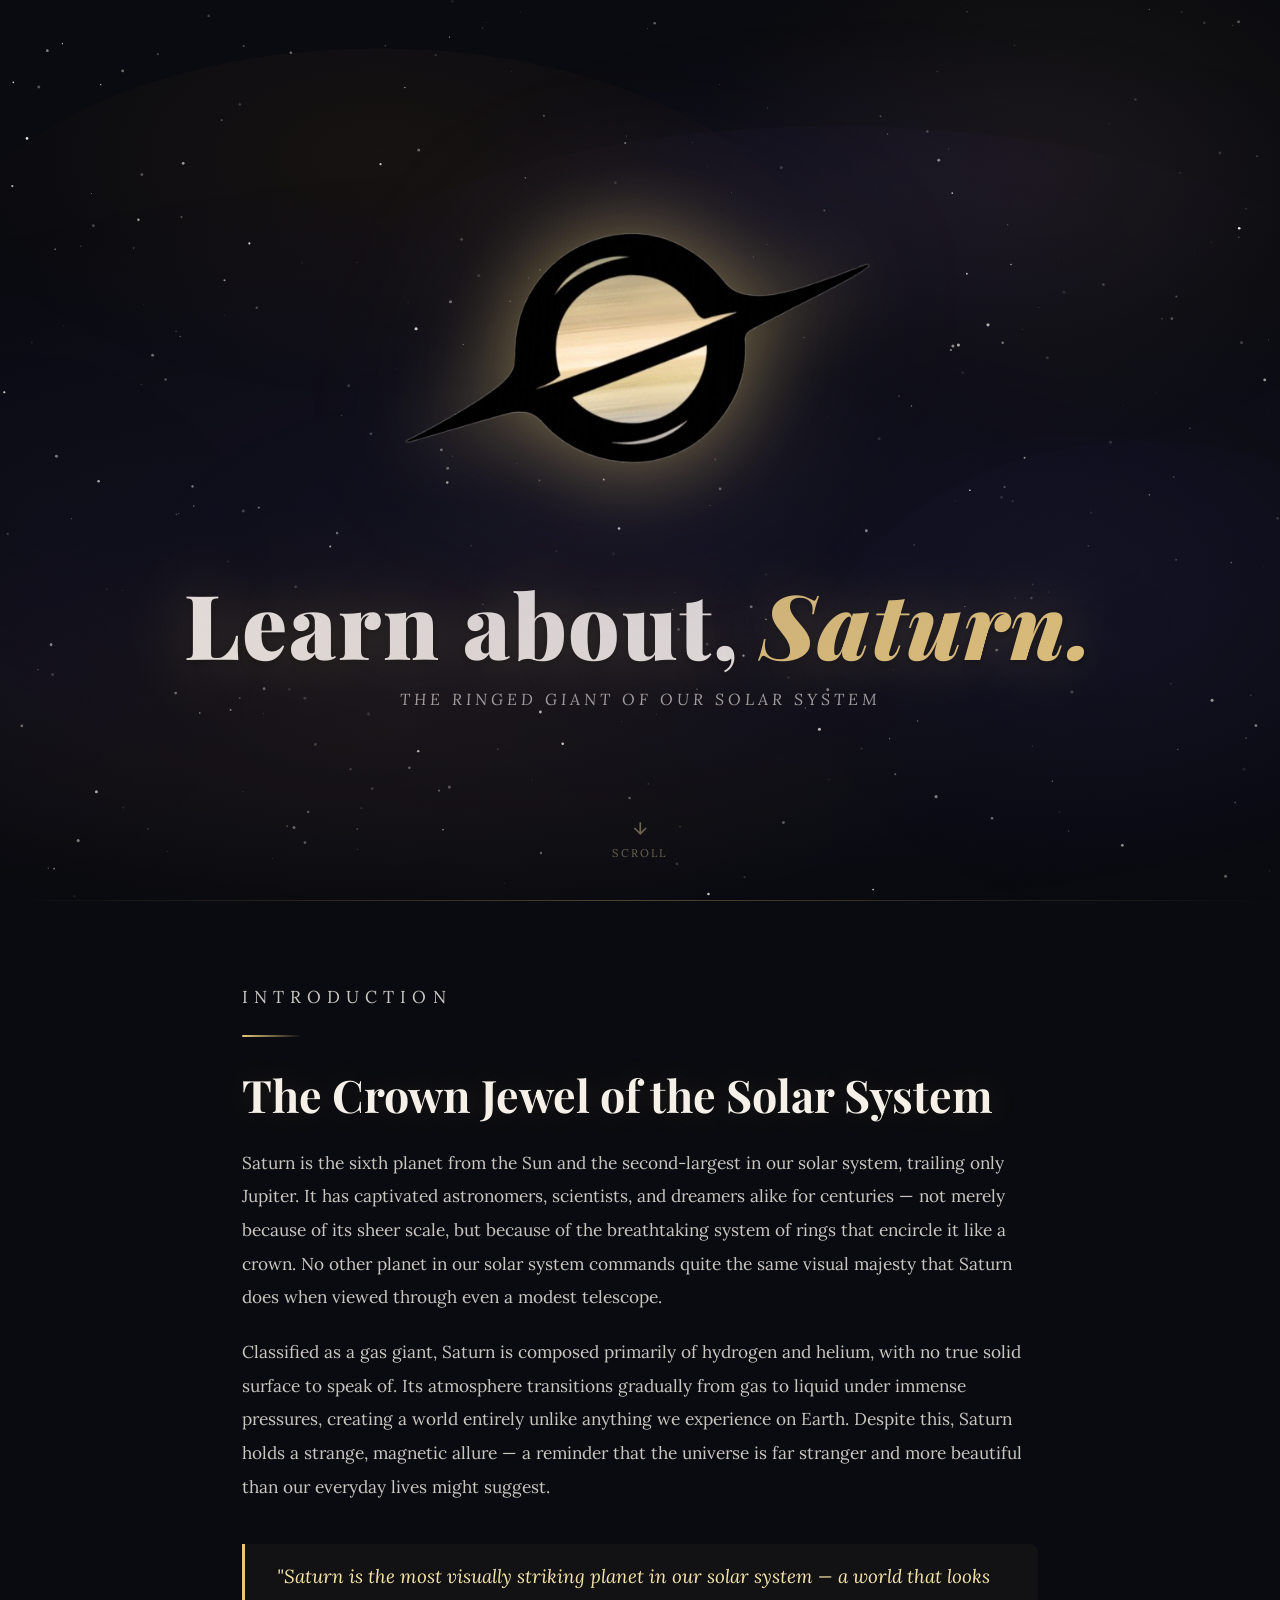
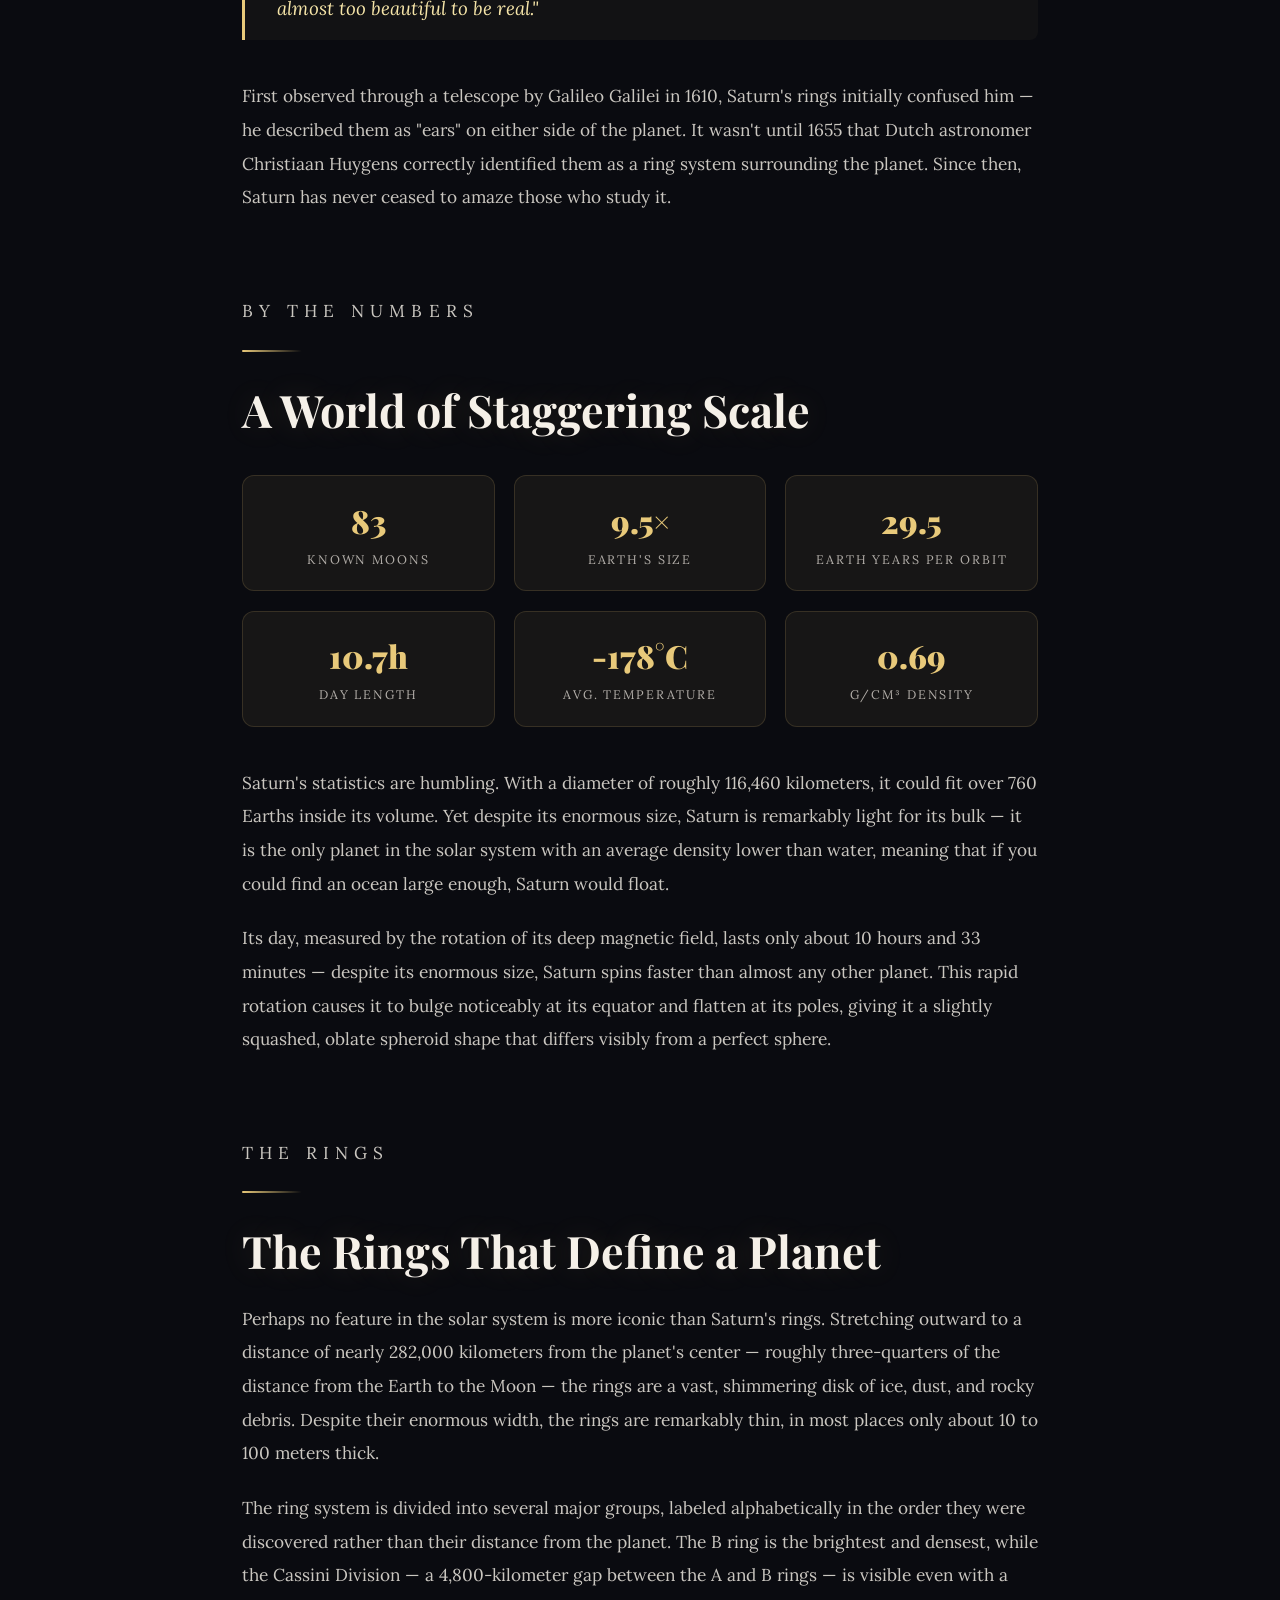
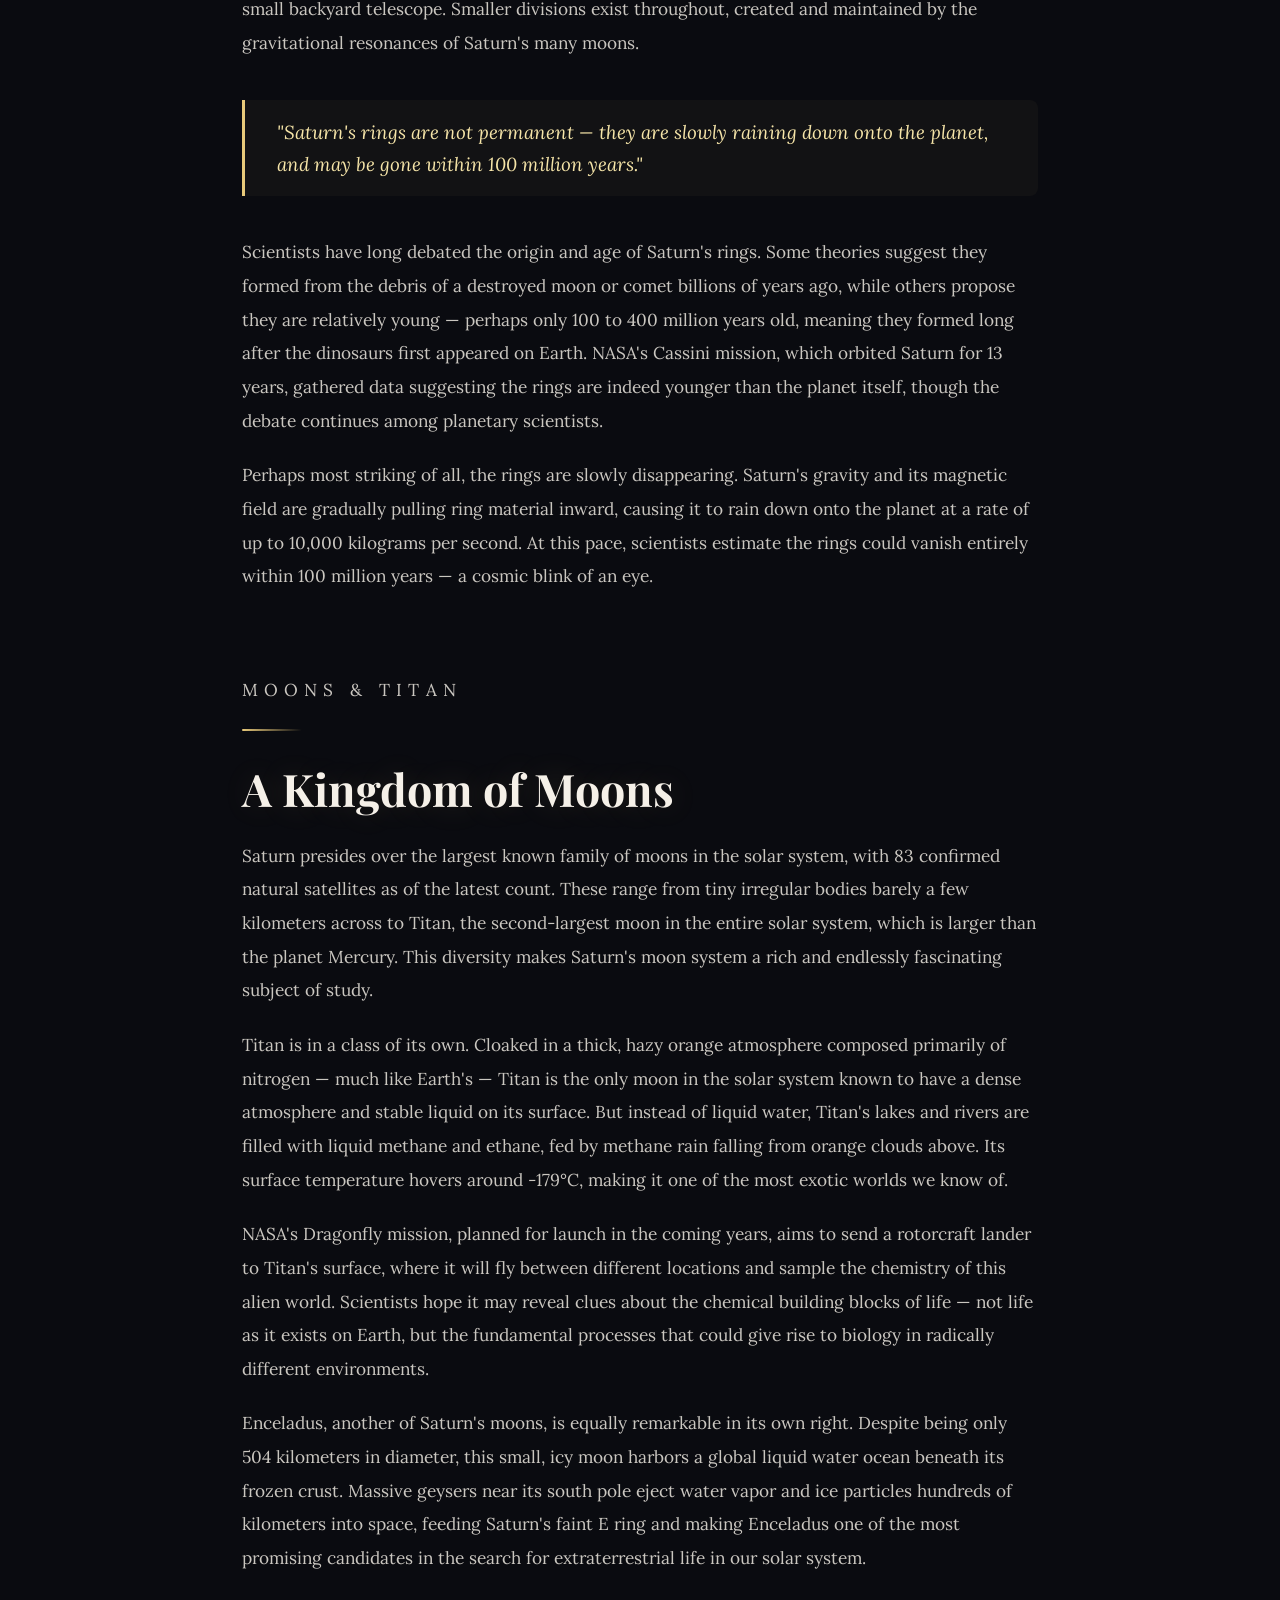
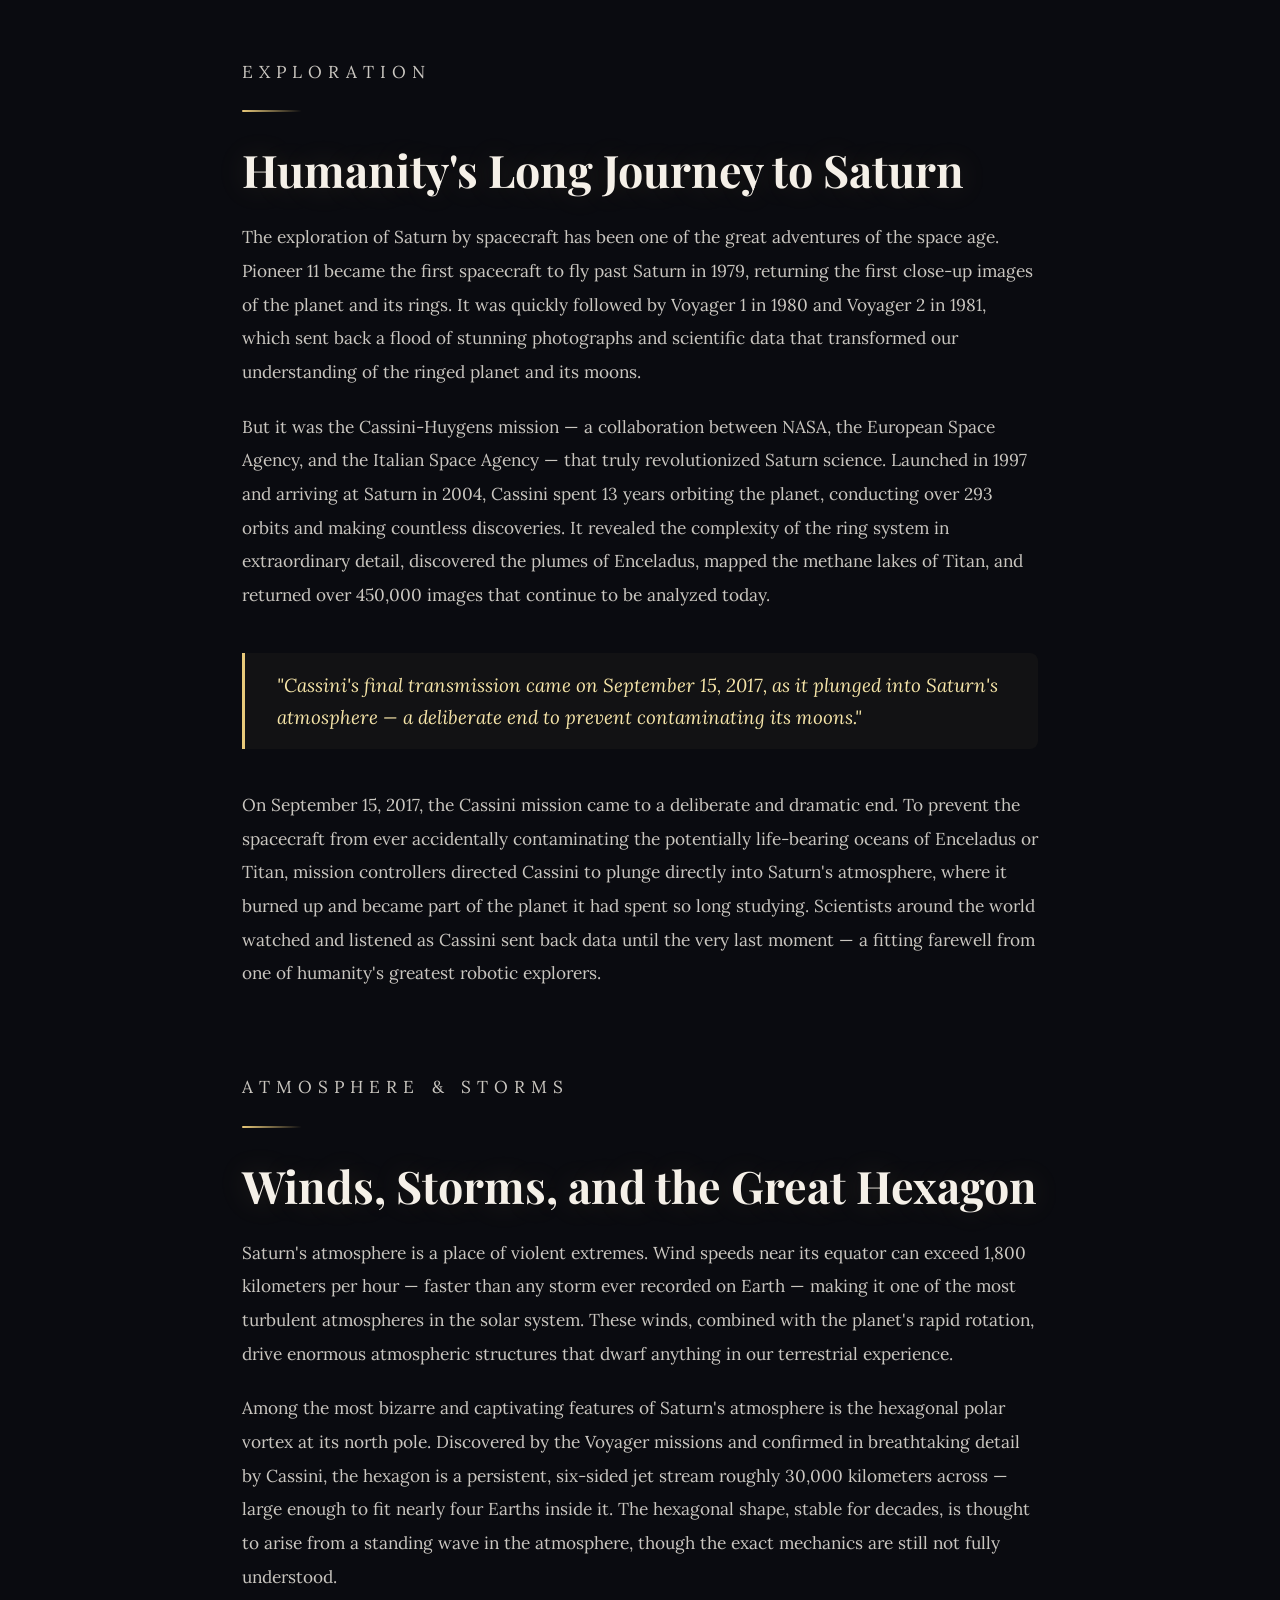
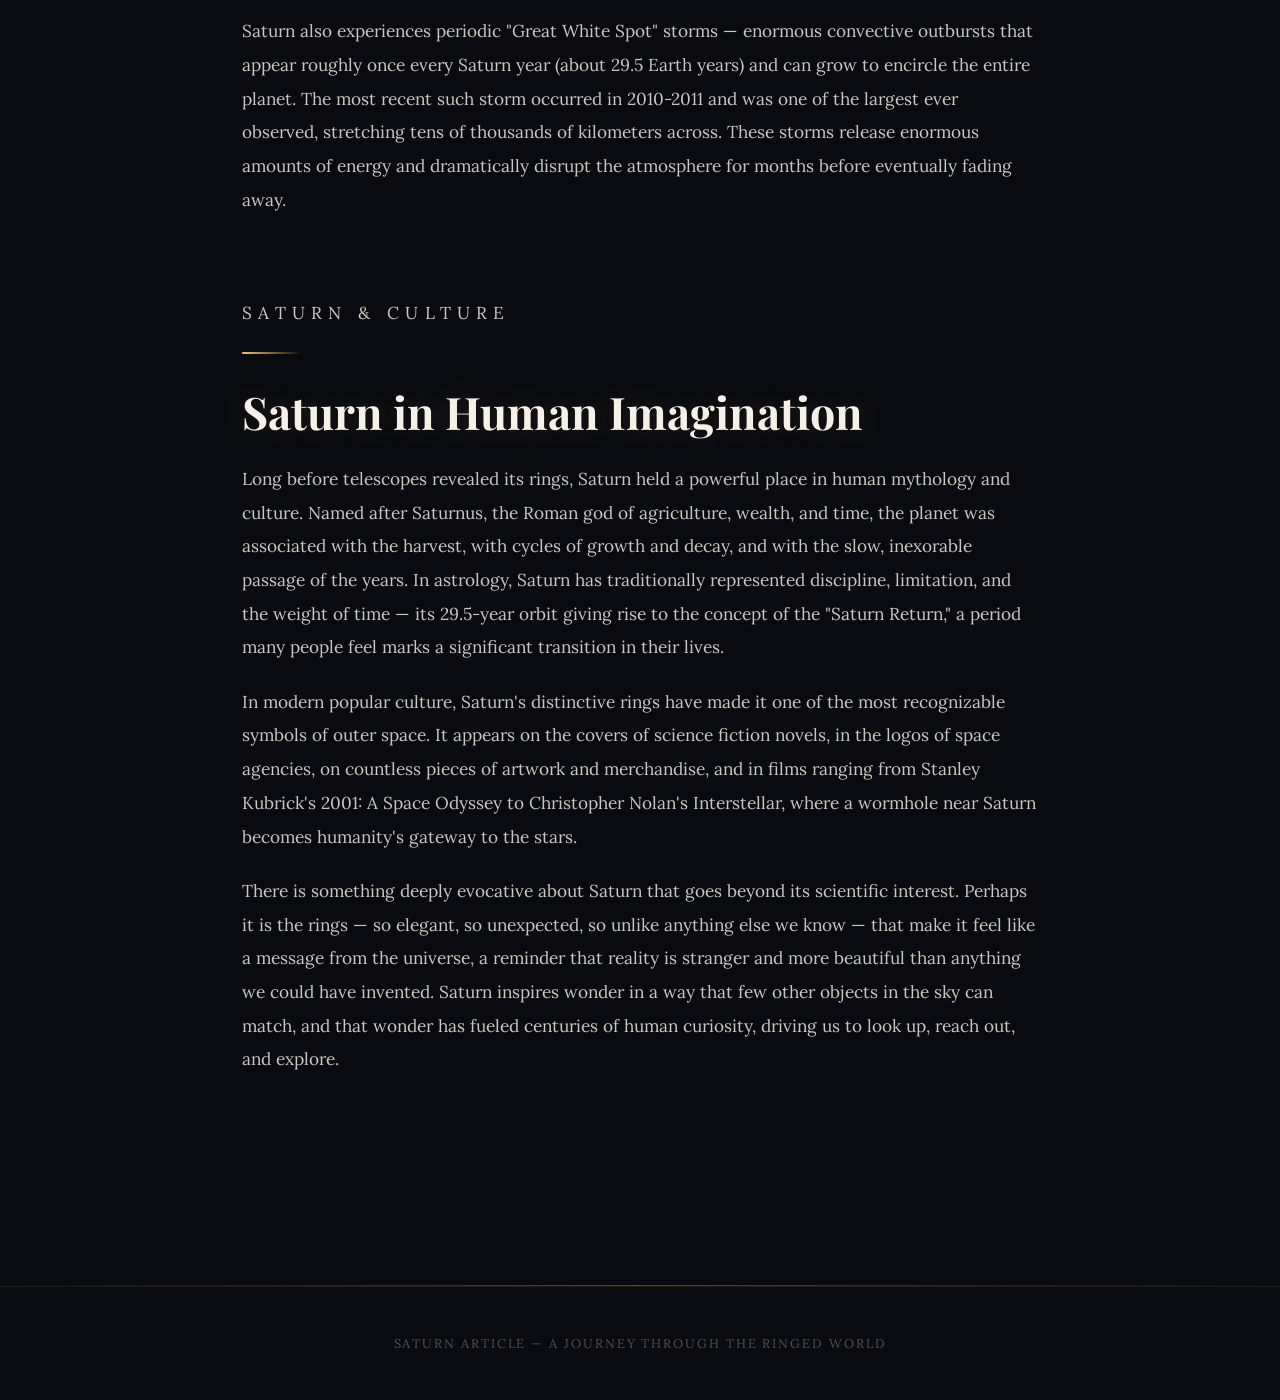
<file: index.html>
<!DOCTYPE html>
<html lang="en">
<head>
  <meta charset="UTF-8" />
  <meta name="viewport" content="width=device-width, initial-scale=1.0"/>
  <title>Learn About Saturn</title>
  <link href="https://fonts.googleapis.com/css2?family=Playfair+Display:wght@700;900&family=Lora:ital,wght@0,400;0,500;1,400&display=swap" rel="stylesheet"/>
  <style>
    *, *::before, *::after { margin: 0; padding: 0; box-sizing: border-box; }

    :root {
      --gold: #e8c97a;
      --gold-light: #f5e4a8;
      --cream: #f0dfa0;
      --white: #f5f0e8;
      --dim: rgba(245, 240, 232, 0.7);
      --bg-dark: #0a0b10;
    }

    html { scroll-behavior: smooth; }

    body {
      background-color: var(--bg-dark);
      color: var(--white);
      font-family: 'Lora', Georgia, serif;
      overflow-x: hidden;
    }

    /* ── STARFIELD CANVAS ── */
    #starfield {
      position: fixed;
      inset: 0;
      z-index: 0;
      pointer-events: none;
    }

    /* ── HERO ── */
    .hero {
      position: relative;
      min-height: 100vh;
      display: flex;
      flex-direction: column;
      align-items: center;
      justify-content: center;
      z-index: 1;
      overflow: hidden;
    }

    /* milky way glow behind hero */
    .hero::before {
      content: '';
      position: absolute;
      inset: 0;
      background:
        radial-gradient(ellipse 120% 60% at 50% 60%, rgba(60,50,120,0.18) 0%, transparent 70%),
        radial-gradient(ellipse 80% 40% at 30% 80%, rgba(180,120,40,0.08) 0%, transparent 60%),
        radial-gradient(ellipse 60% 30% at 70% 20%, rgba(80,60,160,0.10) 0%, transparent 60%);
      pointer-events: none;
    }

    /* floating saturn logo */
    .logo-wrap {
      animation: float 6s ease-in-out infinite;
      filter: drop-shadow(0 0 40px rgba(232, 201, 122, 0.45)) drop-shadow(0 0 80px rgba(232,201,122,0.2));
      margin-bottom: 2rem;
    }

    .logo-wrap img {
      width: clamp(260px, 38vw, 480px);
      height: auto;
      display: block;
    }

    @keyframes float {
      0%, 100% { transform: translateY(0px) rotate(-1deg); }
      50%       { transform: translateY(-22px) rotate(1deg); }
    }

    .hero-title {
      font-family: 'Playfair Display', serif;
      font-weight: 900;
      font-size: clamp(2.8rem, 7vw, 6rem);
      color: var(--white);
      letter-spacing: 0.02em;
      text-align: center;
      line-height: 1.05;
      text-shadow: 0 0 60px rgba(232,201,122,0.3), 0 2px 8px rgba(0,0,0,0.8);
    }

    .hero-title span {
      color: var(--gold);
      font-style: italic;
    }

    .hero-sub {
      margin-top: 1.2rem;
      font-size: 1rem;
      letter-spacing: 0.25em;
      text-transform: uppercase;
      color: var(--dim);
      font-family: 'Lora', serif;
      font-style: italic;
    }

    .scroll-hint {
      position: absolute;
      bottom: 2.5rem;
      left: 50%;
      transform: translateX(-50%);
      display: flex;
      flex-direction: column;
      align-items: center;
      gap: 0.5rem;
      opacity: 0.4;
      animation: pulse 2.5s ease-in-out infinite;
      font-size: 0.7rem;
      letter-spacing: 0.2em;
      text-transform: uppercase;
      color: var(--gold-light);
    }

    .scroll-hint svg { width: 20px; height: 20px; }

    @keyframes pulse {
      0%, 100% { opacity: 0.3; transform: translateX(-50%) translateY(0); }
      50%       { opacity: 0.7; transform: translateX(-50%) translateY(6px); }
    }

    /* ── DIVIDER ── */
    .divider {
      width: 100%;
      height: 1px;
      background: linear-gradient(90deg, transparent, var(--gold), transparent);
      opacity: 0.3;
      margin: 0;
    }

    /* ── ARTICLE CONTENT ── */
    .content {
      position: relative;
      z-index: 1;
      max-width: 860px;
      margin: 0 auto;
      padding: 5rem 2rem 8rem;
    }

    /* section fade in */
    .section {
      opacity: 0;
      transform: translateY(40px);
      transition: opacity 0.9s ease, transform 0.9s ease;
      margin-bottom: 5rem;
    }

    .section.visible {
      opacity: 1;
      transform: translateY(0);
    }

    .section-label {
      font-size: 0.7rem;
      letter-spacing: 0.35em;
      text-transform: uppercase;
      color: var(--gold);
      margin-bottom: 0.8rem;
      font-family: 'Lora', serif;
    }

    .section h2 {
      font-family: 'Playfair Display', serif;
      font-weight: 700;
      font-size: clamp(1.8rem, 4vw, 2.8rem);
      color: var(--white);
      line-height: 1.15;
      margin-bottom: 1.6rem;
      text-shadow: 0 0 30px rgba(232,201,122,0.15);
    }

    .section p {
      font-size: 1.08rem;
      line-height: 1.95;
      color: rgba(245, 240, 232, 0.82);
      margin-bottom: 1.3rem;
    }

    .section p:last-child { margin-bottom: 0; }

    /* pull quote */
    .pull-quote {
      border-left: 3px solid var(--gold);
      margin: 2.5rem 0;
      padding: 1rem 2rem;
      background: rgba(232,201,122,0.04);
      border-radius: 0 8px 8px 0;
    }

    .pull-quote p {
      font-style: italic;
      font-size: 1.18rem;
      color: var(--gold-light) !important;
      line-height: 1.7;
    }

    /* fact card row */
    .facts {
      display: grid;
      grid-template-columns: repeat(auto-fit, minmax(200px, 1fr));
      gap: 1.2rem;
      margin: 2.5rem 0;
    }

    .fact-card {
      background: rgba(232,201,122,0.06);
      border: 1px solid rgba(232,201,122,0.15);
      border-radius: 12px;
      padding: 1.4rem 1.2rem;
      text-align: center;
      transition: background 0.3s, border-color 0.3s;
    }

    .fact-card:hover {
      background: rgba(232,201,122,0.12);
      border-color: rgba(232,201,122,0.35);
    }

    .fact-card .number {
      font-family: 'Playfair Display', serif;
      font-size: 2rem;
      font-weight: 900;
      color: var(--gold);
      display: block;
      margin-bottom: 0.4rem;
    }

    .fact-card .label {
      font-size: 0.78rem;
      letter-spacing: 0.15em;
      text-transform: uppercase;
      color: var(--dim);
    }

    /* section separator line */
    .sep {
      width: 60px;
      height: 2px;
      background: linear-gradient(90deg, var(--gold), transparent);
      margin: 0 0 2rem;
      border-radius: 2px;
    }

    /* footer */
    footer {
      position: relative;
      z-index: 1;
      text-align: center;
      padding: 3rem 2rem;
      border-top: 1px solid rgba(232,201,122,0.1);
      color: rgba(245,240,232,0.3);
      font-size: 0.8rem;
      letter-spacing: 0.15em;
      text-transform: uppercase;
    }
  </style>
</head>
<body>

<!-- Starfield -->
<canvas id="starfield"></canvas>

<!-- HERO -->
<section class="hero">
  <div class="logo-wrap">
    <!-- Replace src with your actual logo path -->
    <img src="images/logo.png" alt="logo"></div>
  <h1 class="hero-title">Learn about, <span>Saturn.</span></h1>
  <p class="hero-sub">The Ringed Giant of Our Solar System</p>
  <div class="scroll-hint">
    <svg viewBox="0 0 24 24" fill="none" stroke="currentColor" stroke-width="2">
      <path d="M12 5v14M5 12l7 7 7-7"/>
    </svg>
    Scroll
  </div>
</section>

<div class="divider"></div>

<!-- CONTENT -->
<main class="content">

  <!-- Section 1 -->
  <article class="section">
    <p class="section-label">Introduction</p>
    <div class="sep"></div>
    <h2>The Crown Jewel of the Solar System</h2>
    <p>Saturn is the sixth planet from the Sun and the second-largest in our solar system, trailing only Jupiter. It has captivated astronomers, scientists, and dreamers alike for centuries — not merely because of its sheer scale, but because of the breathtaking system of rings that encircle it like a crown. No other planet in our solar system commands quite the same visual majesty that Saturn does when viewed through even a modest telescope.</p>
    <p>Classified as a gas giant, Saturn is composed primarily of hydrogen and helium, with no true solid surface to speak of. Its atmosphere transitions gradually from gas to liquid under immense pressures, creating a world entirely unlike anything we experience on Earth. Despite this, Saturn holds a strange, magnetic allure — a reminder that the universe is far stranger and more beautiful than our everyday lives might suggest.</p>
    <div class="pull-quote">
      <p>"Saturn is the most visually striking planet in our solar system — a world that looks almost too beautiful to be real."</p>
    </div>
    <p>First observed through a telescope by Galileo Galilei in 1610, Saturn's rings initially confused him — he described them as "ears" on either side of the planet. It wasn't until 1655 that Dutch astronomer Christiaan Huygens correctly identified them as a ring system surrounding the planet. Since then, Saturn has never ceased to amaze those who study it.</p>
  </article>

  <!-- Section 2 -->
  <article class="section">
    <p class="section-label">By the Numbers</p>
    <div class="sep"></div>
    <h2>A World of Staggering Scale</h2>
    <div class="facts">
      <div class="fact-card"><span class="number">83</span><span class="label">Known Moons</span></div>
      <div class="fact-card"><span class="number">9.5×</span><span class="label">Earth's Size</span></div>
      <div class="fact-card"><span class="number">29.5</span><span class="label">Earth Years Per Orbit</span></div>
      <div class="fact-card"><span class="number">10.7h</span><span class="label">Day Length</span></div>
      <div class="fact-card"><span class="number">-178°C</span><span class="label">Avg. Temperature</span></div>
      <div class="fact-card"><span class="number">0.69</span><span class="label">g/cm³ Density</span></div>
    </div>
    <p>Saturn's statistics are humbling. With a diameter of roughly 116,460 kilometers, it could fit over 760 Earths inside its volume. Yet despite its enormous size, Saturn is remarkably light for its bulk — it is the only planet in the solar system with an average density lower than water, meaning that if you could find an ocean large enough, Saturn would float.</p>
    <p>Its day, measured by the rotation of its deep magnetic field, lasts only about 10 hours and 33 minutes — despite its enormous size, Saturn spins faster than almost any other planet. This rapid rotation causes it to bulge noticeably at its equator and flatten at its poles, giving it a slightly squashed, oblate spheroid shape that differs visibly from a perfect sphere.</p>
  </article>

  <!-- Section 3 -->
  <article class="section">
    <p class="section-label">The Rings</p>
    <div class="sep"></div>
    <h2>The Rings That Define a Planet</h2>
    <p>Perhaps no feature in the solar system is more iconic than Saturn's rings. Stretching outward to a distance of nearly 282,000 kilometers from the planet's center — roughly three-quarters of the distance from the Earth to the Moon — the rings are a vast, shimmering disk of ice, dust, and rocky debris. Despite their enormous width, the rings are remarkably thin, in most places only about 10 to 100 meters thick.</p>
    <p>The ring system is divided into several major groups, labeled alphabetically in the order they were discovered rather than their distance from the planet. The B ring is the brightest and densest, while the Cassini Division — a 4,800-kilometer gap between the A and B rings — is visible even with a small backyard telescope. Smaller divisions exist throughout, created and maintained by the gravitational resonances of Saturn's many moons.</p>
    <div class="pull-quote">
      <p>"Saturn's rings are not permanent — they are slowly raining down onto the planet, and may be gone within 100 million years."</p>
    </div>
    <p>Scientists have long debated the origin and age of Saturn's rings. Some theories suggest they formed from the debris of a destroyed moon or comet billions of years ago, while others propose they are relatively young — perhaps only 100 to 400 million years old, meaning they formed long after the dinosaurs first appeared on Earth. NASA's Cassini mission, which orbited Saturn for 13 years, gathered data suggesting the rings are indeed younger than the planet itself, though the debate continues among planetary scientists.</p>
    <p>Perhaps most striking of all, the rings are slowly disappearing. Saturn's gravity and its magnetic field are gradually pulling ring material inward, causing it to rain down onto the planet at a rate of up to 10,000 kilograms per second. At this pace, scientists estimate the rings could vanish entirely within 100 million years — a cosmic blink of an eye.</p>
  </article>

  <!-- Section 4 -->
  <article class="section">
    <p class="section-label">Moons & Titan</p>
    <div class="sep"></div>
    <h2>A Kingdom of Moons</h2>
    <p>Saturn presides over the largest known family of moons in the solar system, with 83 confirmed natural satellites as of the latest count. These range from tiny irregular bodies barely a few kilometers across to Titan, the second-largest moon in the entire solar system, which is larger than the planet Mercury. This diversity makes Saturn's moon system a rich and endlessly fascinating subject of study.</p>
    <p>Titan is in a class of its own. Cloaked in a thick, hazy orange atmosphere composed primarily of nitrogen — much like Earth's — Titan is the only moon in the solar system known to have a dense atmosphere and stable liquid on its surface. But instead of liquid water, Titan's lakes and rivers are filled with liquid methane and ethane, fed by methane rain falling from orange clouds above. Its surface temperature hovers around -179°C, making it one of the most exotic worlds we know of.</p>
    <p>NASA's Dragonfly mission, planned for launch in the coming years, aims to send a rotorcraft lander to Titan's surface, where it will fly between different locations and sample the chemistry of this alien world. Scientists hope it may reveal clues about the chemical building blocks of life — not life as it exists on Earth, but the fundamental processes that could give rise to biology in radically different environments.</p>
    <p>Enceladus, another of Saturn's moons, is equally remarkable in its own right. Despite being only 504 kilometers in diameter, this small, icy moon harbors a global liquid water ocean beneath its frozen crust. Massive geysers near its south pole eject water vapor and ice particles hundreds of kilometers into space, feeding Saturn's faint E ring and making Enceladus one of the most promising candidates in the search for extraterrestrial life in our solar system.</p>
  </article>

  <!-- Section 5 -->
  <article class="section">
    <p class="section-label">Exploration</p>
    <div class="sep"></div>
    <h2>Humanity's Long Journey to Saturn</h2>
    <p>The exploration of Saturn by spacecraft has been one of the great adventures of the space age. Pioneer 11 became the first spacecraft to fly past Saturn in 1979, returning the first close-up images of the planet and its rings. It was quickly followed by Voyager 1 in 1980 and Voyager 2 in 1981, which sent back a flood of stunning photographs and scientific data that transformed our understanding of the ringed planet and its moons.</p>
    <p>But it was the Cassini-Huygens mission — a collaboration between NASA, the European Space Agency, and the Italian Space Agency — that truly revolutionized Saturn science. Launched in 1997 and arriving at Saturn in 2004, Cassini spent 13 years orbiting the planet, conducting over 293 orbits and making countless discoveries. It revealed the complexity of the ring system in extraordinary detail, discovered the plumes of Enceladus, mapped the methane lakes of Titan, and returned over 450,000 images that continue to be analyzed today.</p>
    <div class="pull-quote">
      <p>"Cassini's final transmission came on September 15, 2017, as it plunged into Saturn's atmosphere — a deliberate end to prevent contaminating its moons."</p>
    </div>
    <p>On September 15, 2017, the Cassini mission came to a deliberate and dramatic end. To prevent the spacecraft from ever accidentally contaminating the potentially life-bearing oceans of Enceladus or Titan, mission controllers directed Cassini to plunge directly into Saturn's atmosphere, where it burned up and became part of the planet it had spent so long studying. Scientists around the world watched and listened as Cassini sent back data until the very last moment — a fitting farewell from one of humanity's greatest robotic explorers.</p>
  </article>

  <!-- Section 6 -->
  <article class="section">
    <p class="section-label">Atmosphere & Storms</p>
    <div class="sep"></div>
    <h2>Winds, Storms, and the Great Hexagon</h2>
    <p>Saturn's atmosphere is a place of violent extremes. Wind speeds near its equator can exceed 1,800 kilometers per hour — faster than any storm ever recorded on Earth — making it one of the most turbulent atmospheres in the solar system. These winds, combined with the planet's rapid rotation, drive enormous atmospheric structures that dwarf anything in our terrestrial experience.</p>
    <p>Among the most bizarre and captivating features of Saturn's atmosphere is the hexagonal polar vortex at its north pole. Discovered by the Voyager missions and confirmed in breathtaking detail by Cassini, the hexagon is a persistent, six-sided jet stream roughly 30,000 kilometers across — large enough to fit nearly four Earths inside it. The hexagonal shape, stable for decades, is thought to arise from a standing wave in the atmosphere, though the exact mechanics are still not fully understood.</p>
    <p>Saturn also experiences periodic "Great White Spot" storms — enormous convective outbursts that appear roughly once every Saturn year (about 29.5 Earth years) and can grow to encircle the entire planet. The most recent such storm occurred in 2010-2011 and was one of the largest ever observed, stretching tens of thousands of kilometers across. These storms release enormous amounts of energy and dramatically disrupt the atmosphere for months before eventually fading away.</p>
  </article>

  <!-- Section 7 -->
  <article class="section">
    <p class="section-label">Saturn & Culture</p>
    <div class="sep"></div>
    <h2>Saturn in Human Imagination</h2>
    <p>Long before telescopes revealed its rings, Saturn held a powerful place in human mythology and culture. Named after Saturnus, the Roman god of agriculture, wealth, and time, the planet was associated with the harvest, with cycles of growth and decay, and with the slow, inexorable passage of the years. In astrology, Saturn has traditionally represented discipline, limitation, and the weight of time — its 29.5-year orbit giving rise to the concept of the "Saturn Return," a period many people feel marks a significant transition in their lives.</p>
    <p>In modern popular culture, Saturn's distinctive rings have made it one of the most recognizable symbols of outer space. It appears on the covers of science fiction novels, in the logos of space agencies, on countless pieces of artwork and merchandise, and in films ranging from Stanley Kubrick's 2001: A Space Odyssey to Christopher Nolan's Interstellar, where a wormhole near Saturn becomes humanity's gateway to the stars.</p>
    <p>There is something deeply evocative about Saturn that goes beyond its scientific interest. Perhaps it is the rings — so elegant, so unexpected, so unlike anything else we know — that make it feel like a message from the universe, a reminder that reality is stranger and more beautiful than anything we could have invented. Saturn inspires wonder in a way that few other objects in the sky can match, and that wonder has fueled centuries of human curiosity, driving us to look up, reach out, and <span id="explore-trigger" style="cursor:pointer;">explore.</span>
  </article>

</main>

<div class="divider"></div>

<footer>
  <p>Saturn Article &mdash; A Journey Through the Ringed World</p>
</footer>

<script>
  // ── STARFIELD ──
  const canvas = document.getElementById('starfield');
  const ctx = canvas.getContext('2d');
  let stars = [];
  let nebulae = [];
  let W, H;

  function resize() {
    W = canvas.width = window.innerWidth;
    H = canvas.height = window.innerHeight;
  }

  function initStars() {
    stars = [];
    for (let i = 0; i < 320; i++) {
      stars.push({
        x: Math.random() * W,
        y: Math.random() * H,
        r: Math.random() * 1.4 + 0.2,
        alpha: Math.random() * 0.7 + 0.3,
        speed: Math.random() * 0.015 + 0.005,
        phase: Math.random() * Math.PI * 2
      });
    }
    nebulae = [];
    const colors = [
      'rgba(80,60,160,', 'rgba(160,100,40,', 'rgba(40,60,130,',
      'rgba(100,50,120,', 'rgba(180,140,60,'
    ];
    for (let i = 0; i < 6; i++) {
      nebulae.push({
        x: Math.random() * W,
        y: Math.random() * H,
        rx: 200 + Math.random() * 400,
        ry: 100 + Math.random() * 250,
        color: colors[i % colors.length],
        alpha: 0.03 + Math.random() * 0.06
      });
    }
  }

  let t = 0;
  function draw() {
    ctx.clearRect(0, 0, W, H);

    // nebulae
    for (const n of nebulae) {
      const grad = ctx.createRadialGradient(n.x, n.y, 0, n.x, n.y, Math.max(n.rx, n.ry));
      grad.addColorStop(0, n.color + n.alpha + ')');
      grad.addColorStop(1, n.color + '0)');
      ctx.save();
      ctx.scale(1, n.ry / n.rx);
      ctx.beginPath();
      ctx.arc(n.x, n.y * (n.rx / n.ry), n.rx, 0, Math.PI * 2);
      ctx.fillStyle = grad;
      ctx.fill();
      ctx.restore();
    }

    // stars
    t += 0.01;
    for (const s of stars) {
      const a = s.alpha * (0.6 + 0.4 * Math.sin(t * s.speed * 80 + s.phase));
      ctx.beginPath();
      ctx.arc(s.x, s.y, s.r, 0, Math.PI * 2);
      ctx.fillStyle = `rgba(245,240,232,${a})`;
      ctx.fill();
    }

    requestAnimationFrame(draw);
  }

  window.addEventListener('resize', () => { resize(); initStars(); });
  resize();
  initStars();
  draw();

  // ── SCROLL REVEAL ──
  const sections = document.querySelectorAll('.section');
  const observer = new IntersectionObserver((entries) => {
    entries.forEach(e => {
      if (e.isIntersecting) {
        e.target.classList.add('visible');
        observer.unobserve(e.target);
      }
    });
  }, { threshold: 0.12 });

  sections.forEach(s => observer.observe(s));
</script>
  <!-- ── SECOND PAGE ── -->
<div id="second-page" style="
  display: none;
  position: fixed;
  inset: 0;
  z-index: 100;
  background: #0a0b10;
  opacity: 0;
  transition: opacity 1s ease;
  flex-direction: column;
  align-items: center;
  justify-content: center;
">
  <p style="
    font-family: 'Lora', serif;
    font-size: 0.7rem;
    letter-spacing: 0.35em;
    text-transform: uppercase;
    color: #e8c97a;
    margin-bottom: 1rem;
  ">Beyond the Article</p>

  <h2 style="
    font-family: 'Playfair Display', serif;
    font-size: clamp(2rem, 5vw, 3.5rem);
    font-weight: 900;
    color: #f5f0e8;
    text-align: center;
    margin-bottom: 2.5rem;
    text-shadow: 0 0 40px rgba(232,201,122,0.3);
  ">Your Title Here</h2>

  <!-- ↓↓↓ REPLACE src WITH YOUR EMBED URL ↓↓↓ -->
  <iframe
    id="main-embed"
    src="otherpage.html"
    style="
      width: 100vw;
      height: 100vh;
      border: none;
      position: absolute;
      inset: 0;
      z-index: 1;
    "
    allowfullscreen
  ></iframe>
  <!-- ↑↑↑ REPLACE src WITH YOUR EMBED URL ↑↑↑ -->

  <!-- Optional back button, sits above the iframe -->
  <button onclick="goBack()" style="
    position: fixed;
    top: 1.5rem;
    left: 1.5rem;
    z-index: 200;
    background: rgba(10,11,16,0.7);
    border: 1px solid rgba(232,201,122,0.3);
    color: #e8c97a;
    font-family: 'Lora', serif;
    font-size: 0.75rem;
    letter-spacing: 0.2em;
    text-transform: uppercase;
    padding: 0.5rem 1rem;
    border-radius: 6px;
    cursor: pointer;
    backdrop-filter: blur(8px);
  ">← Back</button>
</div>

<script>
  const trigger    = document.getElementById('explore-trigger');
  const mainPage   = document.querySelector('body');
  const secondPage = document.getElementById('second-page');
  const starCanvas = document.getElementById('starfield');

  trigger.addEventListener('click', () => {
    // 1. Kick the starfield into overdrive — stars multiply & rush inward
    const burst = setInterval(() => {
      for (let i = 0; i < 12; i++) {
        stars.push({
          x: W / 2 + (Math.random() - 0.5) * W,
          y: H / 2 + (Math.random() - 0.5) * H,
          r: Math.random() * 2.5 + 0.5,
          alpha: Math.random(),
          speed: Math.random() * 0.06 + 0.03,
          phase: Math.random() * Math.PI * 2
        });
      }
    }, 30);

    // 2. After 600ms, fade the page content out
    setTimeout(() => {
      clearInterval(burst);

      // Fade out all page content except the canvas
      document.querySelector('.hero').style.transition   = 'opacity 1s ease';
      document.querySelector('.hero').style.opacity      = '0';
      document.querySelector('main').style.transition    = 'opacity 1s ease';
      document.querySelector('main').style.opacity       = '0';
      document.querySelectorAll('.divider, footer').forEach(el => {
        el.style.transition = 'opacity 1s ease';
        el.style.opacity    = '0';
      });

      // 3. After content fades, bring in the second page
      setTimeout(() => {
        secondPage.style.display = 'flex';
        requestAnimationFrame(() => {
          requestAnimationFrame(() => {
            secondPage.style.opacity = '1';
          });
        });
      }, 1100);

    }, 600);
  });

  function goBack() {
    secondPage.style.opacity = '0';
    setTimeout(() => {
      secondPage.style.display = 'none';
      document.querySelector('.hero').style.opacity   = '1';
      document.querySelector('main').style.opacity    = '1';
      document.querySelectorAll('.divider, footer').forEach(el => el.style.opacity = '1');
    }, 1000);
  }
</script>
</body>
</html>
</file>
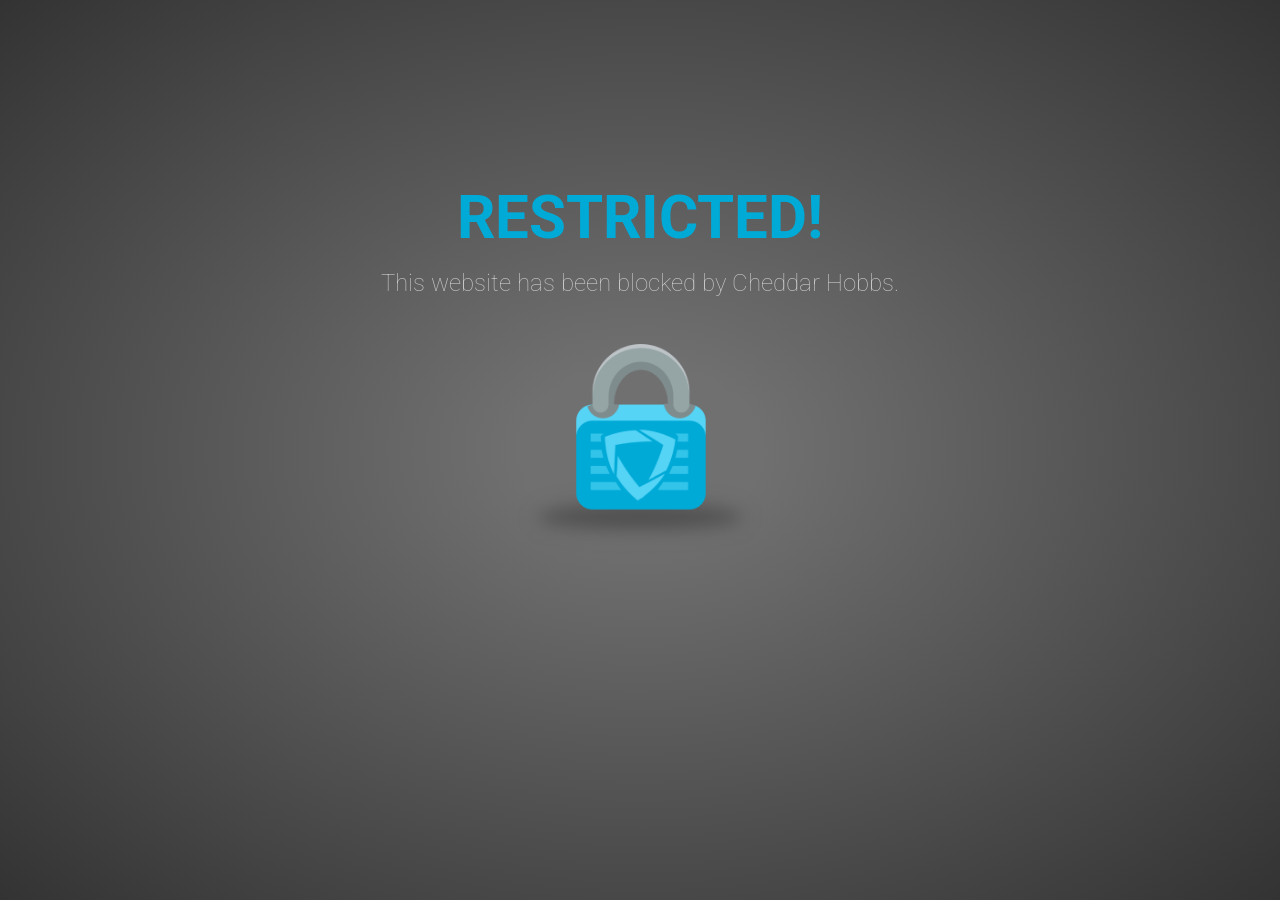
<file: cheddar/index.html>
<!DOCTYPE html>
<html lang="en">
<head>
  <meta charset="UTF-8">
  <meta name="viewport" content="width=device-width, initial-scale=1, user-scalable=no">
  <link href="//netdna.bootstrapcdn.com/bootstrap/3.1.0/css/bootstrap.min.css" rel="stylesheet">
  <link href="//fonts.googleapis.com/css?family=Roboto:400,100,700,900" rel="stylesheet" type="text/css">
  
  <link href="./blocked.png" rel="icon" type="image/png">
  <link id="pwa-manifest" rel="manifest" href="./manifest.json">
  
  <meta name="theme-color" content="#000000">
  <style>
    @supports (font: -apple-system-body) { html { font: -apple-system-body; } }
    html { height: 100%; overflow: hidden; }
    body { margin: 0; padding: 0; background-color: #3E3E3E; background: radial-gradient(ellipse at center, #707070 13%, #333333 100%); font-family: 'Roboto', sans-serif; height: 100vh; }
    .outer { display: table; position: absolute; height: 100%; width: 100%; }
    .middle { display: table-cell; vertical-align: middle; }
    .content {
      max-width: 32em; padding: 0 1.25em; margin: 1.875em auto;
      color: #c7c7c7; text-align: center; font-size: 1.72em; font-weight: 100;
      height: 22em; background-repeat: no-repeat; background-size: 32%;
      background-position: center center;
      background-image: url('./blocked.png');
    }
    .content h1 { color: #00AAD7; font-size: 2.5em; margin: 0; margin-bottom: -20px; }
    iframe { position: fixed; inset: 0; width: 100%; height: 100%; border: none; display: none; }
  </style>
</head>
<body>

  <div id="browser-block" style="display:none;">
    <div class="outer">
      <div class="middle" aria-label="" title="cheddar noooooooooo">
        <div class="content">
          <h1><strong>RESTRICTED!</strong></h1>
          <br />
          This website has been blocked by Cheddar Hobbs.
        </div>
      </div>
    </div>
  </div>

  <iframe id="app-frame"></iframe>

<script>
  const isInstallable = true;
  const maintenanceMode = false;
  const targetWidth = 900;
  const targetHeight = 550;

  const isPWA = window.matchMedia('(display-mode: standalone)').matches || window.navigator.standalone === true;

  if (!isInstallable) {
    const manifest = document.getElementById('pwa-manifest');
    if (manifest) manifest.remove();
    window.addEventListener('beforeinstallprompt', (e) => {
      e.preventDefault();
      return false;
    });
  }

  if (isPWA) {
    window.resizeTo(targetWidth, targetHeight);

    if (maintenanceMode) {
      document.body.style.background = "#131313";

      const blockScreen = document.getElementById('browser-block');
      const contentDiv = blockScreen.querySelector('.content');
      
      contentDiv.style.backgroundImage = "none";
      
      let maintenanceHTML = "<h1><strong>error: ched</strong></h1>";
      maintenanceHTML += "<br />cheddar is currently broken cause im an idiot";
      maintenanceHTML += '<div style="font-size:100px; margin-top:30px;">🧀</div>'; 
      
      contentDiv.innerHTML = maintenanceHTML;
      blockScreen.style.display = 'block';

    } else {
      const frame = document.getElementById('app-frame');
      frame.style.display = 'block';

      function injectFromBase(baseHref) {
        return fetch(baseHref + 'index.html')
          .then(r => { if (!r.ok) throw new Error(`HTTP ${r.status}`); return r.text(); })
          .then(html => {
            const destDoc = frame.contentWindow.document;
            destDoc.open();
            destDoc.write(`<base href="${baseHref}">` + html);
            destDoc.close();
          });
      }

      fetch('https://api.github.com/repos/failedrifle/hamburger/commits/main')
        .then(r => { if (!r.ok) throw new Error(`GitHub API ${r.status}`); return r.json(); })
        .then(data => {
          const sha = data && data.sha;
          if (!sha) throw new Error('SHA missing from API response');
          return injectFromBase(`https://cdn.jsdelivr.net/gh/failedrifle/hamburger@${sha}/core/library/`);
        })
        .catch(err => {
          return injectFromBase('https://cdn.jsdelivr.net/gh/failedrifle/hamburger@main/core/library/')
            .catch(err2 => {
              frame.src = 'https://failedrifle.github.io/hamburger/core/library/index.html';
            });
        });
    }
  } else {
    document.title = 'RESTRICTED!';
    document.getElementById('browser-block').style.display = 'block';
  }

  if ('serviceWorker' in navigator) {
    window.addEventListener('load', () => {
      navigator.serviceWorker.register('./service-worker.js')
        .then(reg => console.log('SW registered'))
        .catch(err => console.error('SW failed'));
    });
  }
</script>
</body>
</html>
</file>
